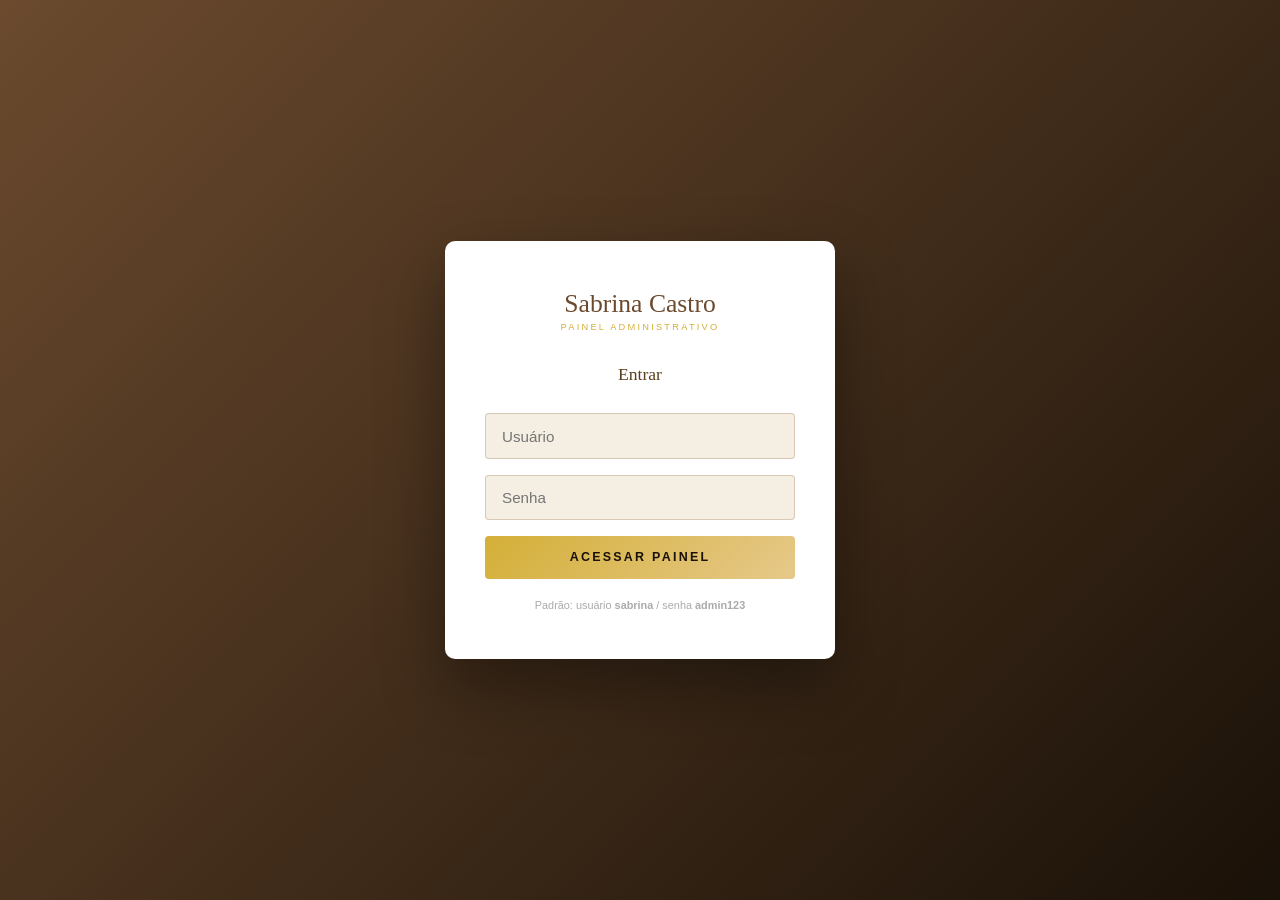
<file: admin.html>
<!DOCTYPE html>
<html lang="pt-BR">
<head>
  <meta charset="UTF-8"/>
  <meta name="viewport" content="width=device-width, initial-scale=1.0"/>
  <title>Admin – Sabrina Castro</title>
  <link rel="stylesheet" href="./css/admin.css"/>
</head>
<body>

<!-- LOGIN -->
<div id="login-screen">
  <div class="login-box">
    <div class="login-logo">Sabrina Castro</div>
    <div class="login-sub">Painel Administrativo</div>
    <div class="login-title">Entrar</div>
    <input type="text" id="l-user" placeholder="Usuário" autocomplete="username"/>
    <input type="password" id="l-pass" placeholder="Senha" autocomplete="current-password"/>
    <button class="login-btn" onclick="doLogin()">Acessar painel</button>
    <p id="login-error">❌ Usuário ou senha incorretos</p>
    <p class="login-hint">Padrão: usuário <strong>sabrina</strong> / senha <strong>admin123</strong></p>
  </div>
</div>

<!-- ADMIN APP -->
<div id="admin-app">
  <div class="admin-wrap">

    <!-- SIDEBAR -->
    <aside class="sidebar">
      <div class="sidebar-brand">
        <div class="s-nome" id="sb-nome">Sabrina Castro</div>
        <div class="s-prof">Painel Admin</div>
      </div>
      <nav class="sidebar-menu">
        <div class="menu-group-label">Conteúdo</div>
        <button class="menu-btn active" onclick="goTab('identidade',this)"><span class="menu-icon">👤</span> Identidade</button>
        <button class="menu-btn" onclick="goTab('servicos',this)"><span class="menu-icon">✨</span> Serviços & Preços</button>
        <button class="menu-btn" onclick="goTab('fotos',this)"><span class="menu-icon">🖼️</span> Fotos & Galeria</button>
        <button class="menu-btn" onclick="goTab('horarios',this)"><span class="menu-icon">📅</span> Horários</button>
        <button class="menu-btn" onclick="goTab('cupons',this)"><span class="menu-icon">🏷️</span> Cupons</button>
        <div class="menu-group-label">Aparência</div>
        <button class="menu-btn" onclick="goTab('cores',this)"><span class="menu-icon">🎨</span> Cores do Site</button>
        <button class="menu-btn" onclick="goTab('navegacao',this)"><span class="menu-icon">🔗</span> Navegação / Abas</button>
        <div class="menu-group-label">Configurações</div>
        <button class="menu-btn" onclick="goTab('contato',this)"><span class="menu-icon">📞</span> Contato & Links</button>
        <button class="menu-btn" onclick="goTab('senha',this)"><span class="menu-icon">🔒</span> Alterar Senha</button>
      </nav>
      <div class="sidebar-footer">
        <button class="logout-btn" onclick="doLogout()">🚪 Sair</button>
      </div>
    </aside>

    <!-- MAIN -->
    <main class="main-content">

      <!-- ═══ IDENTIDADE ═══ -->
      <div id="tab-identidade" class="tab-panel active">
        <div class="main-header"><h1>Identidade</h1><p>Nome, bio, localização e textos do site.</p></div>
        <div class="stats-row">
          <div class="stat-tile"><div class="n" id="st-servicos">3</div><div class="l">Serviços ativos</div></div>
          <div class="stat-tile"><div class="n" id="st-fotos">0</div><div class="l">Fotos</div></div>
          <div class="stat-tile"><div class="n" id="st-cupons">0</div><div class="l">Cupons ativos</div></div>
          <div class="stat-tile"><div class="n" id="st-dias">5</div><div class="l">Dias de atendimento</div></div>
        </div>
        <div class="card">
          <div class="card-header"><h2>👤 Dados principais</h2></div>
          <div class="field-row">
            <div class="field"><label>Nome completo</label><input type="text" id="i-nome" placeholder="Sabrina Castro"/></div>
            <div class="field"><label>Profissão / subtítulo</label><input type="text" id="i-prof" placeholder="Designer de Sobrancelhas"/></div>
          </div>
          <div class="field-row">
            <div class="field"><label>Frase do Hero (topo)</label><input type="text" id="i-hero-frase" placeholder="Arte em cada fio"/></div>
            <div class="field"><label>Cidade / Estado</label><input type="text" id="i-cidade" placeholder="Joinville, SC"/></div>
          </div>
          <div class="field"><label>Subtítulo do Hero</label><textarea id="i-hero-sub" rows="2"></textarea></div>
          <div class="field"><label>Endereço (enviado após agendamento)</label><input type="text" id="i-endereco"/></div>
        </div>
        <div class="card">
          <div class="card-header"><h2>📝 Biografia</h2></div>
          <div class="field"><label>Bio curta (home)</label><textarea id="i-bio-curta" rows="3"></textarea></div>
          <div class="field"><label>Bio completa (portfólio)</label><textarea id="i-bio-longa" rows="5"></textarea></div>
        </div>
        <div class="btn-row">
          <button class="btn-save" onclick="salvarIdentidade()">💾 Salvar identidade</button>
          <a href="index.html" target="_blank"><button class="btn-preview">👁 Ver site</button></a>
        </div>
      </div>

      <!-- ═══ SERVIÇOS ═══ -->
      <div id="tab-servicos" class="tab-panel">
        <div class="main-header"><h1>Serviços & Preços</h1><p>Adicione, edite ou remova serviços. O site se atualiza automaticamente.</p></div>
        <div id="svc-lista"></div>
        <div class="btn-row">
          <button class="btn-add" onclick="addServico()">＋ Adicionar serviço</button>
          <button class="btn-save" onclick="salvarServicos()">💾 Salvar serviços</button>
        </div>
      </div>

      <!-- ═══ FOTOS ═══ -->
      <div id="tab-fotos" class="tab-panel">
        <div class="main-header"><h1>Fotos & Galeria</h1><p>Adicione fotos, defina o tipo (hero, sobre, galeria) e arraste para reordenar.</p></div>
        <div class="card">
          <div class="card-header"><h2>📂 Gerenciar fotos</h2><button class="btn-add" onclick="addFoto()">＋ Adicionar foto</button></div>
          <div class="info-box" style="margin-bottom:1.25rem">
            <strong>Como funciona:</strong> Clique em "Adicionar foto" → escolha a imagem → defina o nome e o tipo:<br/>
            • <strong>hero</strong> = fundo da tela inicial<br/>
            • <strong>sobre</strong> = foto do card "Sobre mim"<br/>
            • <strong>galeria</strong> = aparece na galeria do portfólio<br/>
            • <strong>serviço</strong> = foto de um procedimento específico (informe o slug)
          </div>
          <div class="foto-grid" id="foto-grid"></div>
        </div>
        <div class="btn-row">
          <button class="btn-save" onclick="salvarFotos()">💾 Salvar fotos</button>
        </div>
      </div>

      <!-- ═══ HORÁRIOS ═══ -->
      <div id="tab-horarios" class="tab-panel">
        <div class="main-header"><h1>Horários de Atendimento</h1><p>Ative ou desative dias e ajuste horários.</p></div>
        <div class="card">
          <div class="card-header"><h2>📅 Dias & horários</h2></div>
          <div id="hora-lista"></div>
        </div>
        <div class="btn-row"><button class="btn-save" onclick="salvarHorarios()">💾 Salvar horários</button></div>
      </div>

      <!-- ═══ CUPONS ═══ -->
      <div id="tab-cupons" class="tab-panel">
        <div class="main-header"><h1>Cupons de Desconto</h1><p>Crie e gerencie códigos de desconto.</p></div>
        <div class="card">
          <div class="card-header"><h2>🏷️ Cupons</h2></div>
          <div style="display:grid;grid-template-columns:1fr 100px 60px 40px;gap:.75rem;margin-bottom:.5rem;padding:0 .25rem">
            <span style="font-size:.62rem;letter-spacing:.12em;text-transform:uppercase;color:#8C6239">Código</span>
            <span style="font-size:.62rem;letter-spacing:.12em;text-transform:uppercase;color:#8C6239">Desconto</span>
            <span style="font-size:.62rem;letter-spacing:.12em;text-transform:uppercase;color:#8C6239">Ativo</span>
            <span></span>
          </div>
          <div id="cupom-lista"></div>
          <button class="btn-add" style="margin-top:.75rem" onclick="addCupom()">＋ Novo cupom</button>
        </div>
        <div class="btn-row"><button class="btn-save" onclick="salvarCupons()">💾 Salvar cupons</button></div>
      </div>

      <!-- ═══ CORES ═══ -->
      <div id="tab-cores" class="tab-panel">
        <div class="main-header"><h1>Cores do Site</h1><p>Personalize completamente as cores. Clique na cor para abrir o seletor.</p></div>
        <div class="card">
          <div class="card-header"><h2>🎨 Paleta de cores</h2></div>
          <div class="field-row">
            <div class="field"><label>Cor primária (marrom)</label><div class="color-field"><input type="color" id="c-primaria" oninput="syncColor(this,'c-primaria-hex')"/><input type="text" id="c-primaria-hex" oninput="syncHex(this,'c-primaria')" maxlength="7"/></div></div>
            <div class="field"><label>Cor secundária</label><div class="color-field"><input type="color" id="c-secundaria" oninput="syncColor(this,'c-secundaria-hex')"/><input type="text" id="c-secundaria-hex" oninput="syncHex(this,'c-secundaria')" maxlength="7"/></div></div>
          </div>
          <div class="field-row">
            <div class="field"><label>Destaque (dourado)</label><div class="color-field"><input type="color" id="c-destaque" oninput="syncColor(this,'c-destaque-hex')"/><input type="text" id="c-destaque-hex" oninput="syncHex(this,'c-destaque')" maxlength="7"/></div></div>
            <div class="field"><label>Destaque claro</label><div class="color-field"><input type="color" id="c-destaqueClaro" oninput="syncColor(this,'c-destaqueClaro-hex')"/><input type="text" id="c-destaqueClaro-hex" oninput="syncHex(this,'c-destaqueClaro')" maxlength="7"/></div></div>
          </div>
          <div class="field-row">
            <div class="field"><label>Fundo claro</label><div class="color-field"><input type="color" id="c-fundo" oninput="syncColor(this,'c-fundo-hex')"/><input type="text" id="c-fundo-hex" oninput="syncHex(this,'c-fundo')" maxlength="7"/></div></div>
            <div class="field"><label>Fundo médio</label><div class="color-field"><input type="color" id="c-fundoMedio" oninput="syncColor(this,'c-fundoMedio-hex')"/><input type="text" id="c-fundoMedio-hex" oninput="syncHex(this,'c-fundoMedio')" maxlength="7"/></div></div>
          </div>
          <div class="field-row">
            <div class="field"><label>Cor escura (fundo footer)</label><div class="color-field"><input type="color" id="c-escuro" oninput="syncColor(this,'c-escuro-hex')"/><input type="text" id="c-escuro-hex" oninput="syncHex(this,'c-escuro')" maxlength="7"/></div></div>
            <div class="field"><label>Texto principal</label><div class="color-field"><input type="color" id="c-textoPrincipal" oninput="syncColor(this,'c-textoPrincipal-hex')"/><input type="text" id="c-textoPrincipal-hex" oninput="syncHex(this,'c-textoPrincipal')" maxlength="7"/></div></div>
          </div>
          <div class="field"><label>Texto médio</label><div class="color-field" style="max-width:340px"><input type="color" id="c-textoMedio" oninput="syncColor(this,'c-textoMedio-hex')"/><input type="text" id="c-textoMedio-hex" oninput="syncHex(this,'c-textoMedio')" maxlength="7"/></div></div>
          <div class="palette-preview" id="palette-preview"></div>
        </div>
        <div class="card" style="background:#fffbe6;border-color:rgba(212,175,55,.35)">
          <div class="card-header"><h2>🔄 Paletas prontas</h2></div>
          <div style="display:flex;gap:.75rem;flex-wrap:wrap">
            <button class="btn-add" onclick="aplicarPaleta('original')">Marrom & Dourado (original)</button>
            <button class="btn-add" onclick="aplicarPaleta('rosa')">Rosa & Nude</button>
            <button class="btn-add" onclick="aplicarPaleta('preto')">Preto & Dourado</button>
            <button class="btn-add" onclick="aplicarPaleta('verde')">Verde & Bege</button>
            <button class="btn-add" onclick="aplicarPaleta('roxo')">Roxo & Rose Gold</button>
          </div>
        </div>
        <div class="btn-row">
          <button class="btn-save" onclick="salvarCores()">💾 Salvar cores</button>
          <button class="btn-preview" onclick="previewCores()">👁 Pré-visualizar</button>
        </div>
      </div>

      <!-- ═══ NAVEGAÇÃO ═══ -->
      <div id="tab-navegacao" class="tab-panel">
        <div class="main-header"><h1>Navegação / Abas</h1><p>Adicione, remova ou renomeie as abas do menu. Você pode criar páginas novas.</p></div>
        <div class="card">
          <div class="card-header"><h2>🔗 Itens do menu</h2></div>
          <div style="display:grid;grid-template-columns:1fr 1fr 1fr 80px 80px 40px;gap:.75rem;margin-bottom:.5rem;padding:0 .25rem">
            <span style="font-size:.62rem;letter-spacing:.1em;text-transform:uppercase;color:#8C6239">Label</span>
            <span style="font-size:.62rem;letter-spacing:.1em;text-transform:uppercase;color:#8C6239">Arquivo (href)</span>
            <span style="font-size:.62rem;letter-spacing:.1em;text-transform:uppercase;color:#8C6239">Visível</span>
            <span style="font-size:.62rem;letter-spacing:.1em;text-transform:uppercase;color:#8C6239">Destaque</span>
            <span></span>
          </div>
          <div id="nav-lista"></div>
          <button class="btn-add" style="margin-top:.75rem" onclick="addAba()">＋ Nova aba</button>
        </div>
        <div class="btn-row"><button class="btn-save" onclick="salvarNavegacao()">💾 Salvar navegação</button></div>
      </div>

      <!-- ═══ CONTATO ═══ -->
      <div id="tab-contato" class="tab-panel">
        <div class="main-header"><h1>Contato & Links</h1><p>WhatsApp, e-mail e redes sociais.</p></div>
        <div class="card">
          <div class="card-header"><h2>📞 WhatsApp</h2></div>
          <div class="field-row">
            <div class="field"><label>Número (com DDI, sem espaços)</label><input type="tel" id="ct-wpp" placeholder="5547999999999"/></div>
            <div class="field"><label>Mensagem padrão</label><input type="text" id="ct-wpp-msg" placeholder="Olá! Gostaria de agendar."/></div>
          </div>
        </div>
        <div class="card">
          <div class="card-header"><h2>📧 Notificações por E-mail (EmailJS)</h2></div>
          <div class="field-row-3">
            <div class="field"><label>Public Key</label><input type="text" id="ct-ejs-key" placeholder="sua_public_key"/></div>
            <div class="field"><label>Service ID</label><input type="text" id="ct-ejs-svc" placeholder="seu_service_id"/></div>
            <div class="field"><label>Template ID</label><input type="text" id="ct-ejs-tmpl" placeholder="seu_template_id"/></div>
          </div>
          <div class="info-box">
            Crie conta grátis em <strong>emailjs.com</strong> → conecte seu Gmail → crie um template → cole as credenciais acima. Você receberá um e-mail a cada agendamento.
          </div>
        </div>
        <div class="card">
          <div class="card-header"><h2>📱 Redes Sociais</h2></div>
          <div class="field-row">
            <div class="field"><label>Instagram (URL completa)</label><input type="url" id="ct-ig" placeholder="https://instagram.com/seuuser"/></div>
            <div class="field"><label>TikTok (URL completa)</label><input type="url" id="ct-tt" placeholder="https://tiktok.com/@seuuser"/></div>
          </div>
        </div>
        <div class="btn-row"><button class="btn-save" onclick="salvarContato()">💾 Salvar configurações</button></div>
      </div>

      <!-- ═══ SENHA ═══ -->
      <div id="tab-senha" class="tab-panel">
        <div class="main-header"><h1>Alterar Senha</h1><p>Troque a senha de acesso ao painel.</p></div>
        <div class="card" style="max-width:420px">
          <div class="card-header"><h2>🔒 Nova senha</h2></div>
          <div class="field"><label>Senha atual</label><input type="password" id="s-atual"/></div>
          <div class="field"><label>Nova senha</label><input type="password" id="s-nova"/></div>
          <div class="field"><label>Confirmar nova senha</label><input type="password" id="s-conf"/></div>
          <div class="btn-row"><button class="btn-save" onclick="alterarSenha()">🔒 Alterar senha</button></div>
        </div>
      </div>

    </main>
  </div>
</div>

<div id="toast"></div>

<script src="./js/dados.js"></script>
<script>
// ================================================================
// ADMIN.JS — lógica completa do painel
// ================================================================

const AUTH_KEY = 'sabrina_admin_auth_v2';
let D = getDados();

// ── AUTH ──────────────────────────────────────────────────────
function doLogin() {
  const u = document.getElementById('l-user').value.trim();
  const p = document.getElementById('l-pass').value;
  if (u === D.auth.user && p === D.auth.pass) {
    localStorage.setItem(AUTH_KEY, '1');
    document.getElementById('login-screen').style.display = 'none';
    document.getElementById('admin-app').style.display = 'block';
    initAdmin();
  } else {
    document.getElementById('login-error').style.display = 'block';
  }
}
function doLogout() { localStorage.removeItem(AUTH_KEY); location.reload(); }
document.getElementById('l-pass').addEventListener('keydown', e => { if (e.key==='Enter') doLogin(); });
if (localStorage.getItem(AUTH_KEY)==='1') {
  document.getElementById('login-screen').style.display='none';
  document.getElementById('admin-app').style.display='block';
  document.addEventListener('DOMContentLoaded', initAdmin);
}

// ── TABS ──────────────────────────────────────────────────────
function goTab(name, btn) {
  document.querySelectorAll('.tab-panel').forEach(p=>p.classList.remove('active'));
  document.querySelectorAll('.menu-btn').forEach(b=>b.classList.remove('active'));
  document.getElementById('tab-'+name).classList.add('active');
  if (btn) btn.classList.add('active');
}

// ── INIT ──────────────────────────────────────────────────────
function initAdmin() {
  D = getDados();
  fillIdentidade();
  renderServicos();
  renderFotos();
  renderHorarios();
  renderCupons();
  fillCores();
  renderNavegacao();
  fillContato();
  updateStats();
  document.getElementById('sb-nome').textContent = D.identidade.nome;
}

function updateStats() {
  document.getElementById('st-servicos').textContent = D.servicos.filter(s=>s.ativo).length;
  document.getElementById('st-fotos').textContent    = D.fotos.length;
  document.getElementById('st-cupons').textContent   = D.cupons.filter(c=>c.ativo).length;
  document.getElementById('st-dias').textContent     = D.horarios.filter(h=>h.ativo).length;
}

// ── IDENTIDADE ────────────────────────────────────────────────
function fillIdentidade() {
  const i = D.identidade;
  document.getElementById('i-nome').value       = i.nome;
  document.getElementById('i-prof').value       = i.profissao;
  document.getElementById('i-hero-frase').value = i.heroFrase;
  document.getElementById('i-hero-sub').value   = i.heroSub;
  document.getElementById('i-cidade').value     = i.cidade;
  document.getElementById('i-endereco').value   = i.endereco;
  document.getElementById('i-bio-curta').value  = i.bioCurta;
  document.getElementById('i-bio-longa').value  = i.bioLonga;
}
function salvarIdentidade() {
  D.identidade = {
    nome:      document.getElementById('i-nome').value.trim(),
    profissao: document.getElementById('i-prof').value.trim(),
    heroFrase: document.getElementById('i-hero-frase').value.trim(),
    heroSub:   document.getElementById('i-hero-sub').value.trim(),
    cidade:    document.getElementById('i-cidade').value.trim(),
    endereco:  document.getElementById('i-endereco').value.trim(),
    bioCurta:  document.getElementById('i-bio-curta').value.trim(),
    bioLonga:  document.getElementById('i-bio-longa').value.trim(),
  };
  setDados(D);
  document.getElementById('sb-nome').textContent = D.identidade.nome;
  toast('✅ Identidade salva!','success');
}

// ── SERVIÇOS ──────────────────────────────────────────────────
function renderServicos() {
  const el = document.getElementById('svc-lista');
  el.innerHTML = '';
  D.servicos.forEach((s,i) => {
    const div = document.createElement('div');
    div.className = 'svc-editor';
    div.innerHTML = `
      <div class="svc-editor-head">
        <span class="svc-editor-title">${s.emoji} ${s.nome}</span>
        <button class="btn-danger" onclick="delServico(${i})">Remover</button>
      </div>
      <div class="field-row">
        <div class="field"><label>Emoji</label><input type="text" value="${s.emoji}" oninput="D.servicos[${i}].emoji=this.value;this.closest('.svc-editor').querySelector('.svc-editor-title').textContent=this.value+' '+D.servicos[${i}].nome" style="font-size:1.4rem"/></div>
        <div class="field"><label>Nome</label><input type="text" value="${s.nome}" oninput="D.servicos[${i}].nome=this.value;this.closest('.svc-editor').querySelector('.svc-editor-title').textContent=D.servicos[${i}].emoji+' '+this.value"/></div>
      </div>
      <div class="field"><label>Slug (identificador único, sem espaços)</label><input type="text" value="${s.slug}" oninput="D.servicos[${i}].slug=this.value.toLowerCase().replace(/\s+/g,'_')"/></div>
      <div class="field"><label>Descrição</label><textarea oninput="D.servicos[${i}].desc=this.value">${s.desc}</textarea></div>
      <div class="field-row-3">
        <div class="field"><label>Preço normal (R$)</label><input type="number" value="${s.preco}" oninput="D.servicos[${i}].preco=+this.value"/></div>
        <div class="field"><label>Preço promocional (R$)</label><input type="number" value="${s.precoPromo}" oninput="D.servicos[${i}].precoPromo=+this.value"/></div>
        <div class="field"><label>Mostrar promoção?</label>
          <select onchange="D.servicos[${i}].temPromo=this.value==='true'">
            <option value="true" ${s.temPromo?'selected':''}>✅ Sim</option>
            <option value="false" ${!s.temPromo?'selected':''}>❌ Não</option>
          </select>
        </div>
      </div>
      <div class="field"><label>Foto do serviço (URL ou base64 — carregue na aba Fotos)</label><input type="text" value="${s.foto||''}" oninput="D.servicos[${i}].foto=this.value" placeholder="Deixe em branco para usar o emoji"/></div>
      <div class="toggle-row">
        <label class="toggle"><input type="checkbox" ${s.ativo?'checked':''} onchange="D.servicos[${i}].ativo=this.checked;updateStats()"/><span class="toggle-track"></span></label>
        <span>Serviço visível no site</span>
      </div>`;
    el.appendChild(div);
  });
}
function addServico() {
  D.servicos.push({ id:Date.now(), slug:`servico_${D.servicos.length+1}`, emoji:'✨', nome:'Novo Serviço', desc:'Descrição do serviço...', preco:50, precoPromo:45, temPromo:true, ativo:true, foto:'' });
  renderServicos();
}
function delServico(i) {
  if (!confirm('Remover este serviço?')) return;
  D.servicos.splice(i,1);
  renderServicos();
  updateStats();
}
function salvarServicos() { setDados(D); updateStats(); toast('✅ Serviços salvos!','success'); }

// ── FOTOS ─────────────────────────────────────────────────────
function renderFotos() {
  const grid = document.getElementById('foto-grid');
  grid.innerHTML = '';
  D.fotos.forEach((f,i) => {
    const card = document.createElement('div');
    card.className = 'foto-card';
    card.innerHTML = `
      <img class="foto-preview loaded" src="${f.src}" alt="${f.nome}"/>
      <button class="del-foto" onclick="delFoto(${i})">✕</button>
      <input class="foto-nome" type="text" value="${f.nome||''}" placeholder="Nome/legenda" oninput="D.fotos[${i}].nome=this.value"/>
      <div class="field"><label style="font-size:.62rem">Tipo</label>
        <select oninput="D.fotos[${i}].tipo=this.value">
          <option value="galeria" ${f.tipo==='galeria'?'selected':''}>Galeria (portfólio)</option>
          <option value="hero"    ${f.tipo==='hero'?'selected':''}>Hero (tela inicial)</option>
          <option value="sobre"   ${f.tipo==='sobre'?'selected':''}>Sobre mim</option>
          <option value="servico" ${f.tipo==='servico'?'selected':''}>Foto de serviço</option>
        </select>
      </div>
      <p style="font-size:.68rem;color:#8C6239;margin-top:.25rem">Se tipo = serviço, cole o slug no campo abaixo:</p>
      <input class="foto-nome" type="text" value="${f.slug||''}" placeholder="slug do serviço (ex: design_henna)" oninput="D.fotos[${i}].slug=this.value" style="margin-top:.25rem"/>`;
    grid.appendChild(card);
  });
  updateStats();
}
function addFoto() {
  const input = document.createElement('input');
  input.type = 'file'; input.accept = 'image/*'; input.multiple = true;
  input.onchange = e => {
    Array.from(e.target.files).forEach(file => {
      const reader = new FileReader();
      reader.onload = ev => {
        D.fotos.push({ src: ev.target.result, nome: file.name.replace(/\.[^.]+$/,''), tipo: 'galeria', slug: '' });
        renderFotos();
      };
      reader.readAsDataURL(file);
    });
  };
  input.click();
}
function delFoto(i) {
  if (!confirm('Remover esta foto?')) return;
  D.fotos.splice(i,1);
  renderFotos();
}
function salvarFotos() {
  // Sincroniza fotos de serviço
  D.fotos.filter(f=>f.tipo==='servico'&&f.slug).forEach(f=>{
    const svc = D.servicos.find(s=>s.slug===f.slug);
    if (svc) svc.foto = f.src;
  });
  setDados(D);
  updateStats();
  toast('✅ Fotos salvas!','success');
}

// ── HORÁRIOS ──────────────────────────────────────────────────
function renderHorarios() {
  const el = document.getElementById('hora-lista');
  el.innerHTML = '';
  D.horarios.forEach((h,i) => {
    el.innerHTML += `
      <div class="hora-row">
        <span class="dia-label">${h.dia}</span>
        <input type="time" value="${h.open}"  onchange="D.horarios[${i}].open=this.value"/>
        <input type="time" value="${h.close}" onchange="D.horarios[${i}].close=this.value"/>
        <div class="toggle-row">
          <label class="toggle"><input type="checkbox" ${h.ativo?'checked':''} onchange="D.horarios[${i}].ativo=this.checked;updateStats()"/><span class="toggle-track"></span></label>
        </div>
      </div>`;
  });
}
function salvarHorarios() { setDados(D); updateStats(); toast('✅ Horários salvos!','success'); }

// ── CUPONS ────────────────────────────────────────────────────
function renderCupons() {
  const el = document.getElementById('cupom-lista');
  el.innerHTML = '';
  D.cupons.forEach((c,i) => {
    el.innerHTML += `
      <div class="cupom-row">
        <input class="code" type="text" value="${c.codigo}" placeholder="CODIGO" oninput="D.cupons[${i}].codigo=this.value.toUpperCase();this.value=this.value.toUpperCase()"/>
        <input type="number" value="${c.pct}" min="1" max="99" oninput="D.cupons[${i}].pct=+this.value" style="text-align:center"/>
        <div class="toggle-row" style="justify-content:center">
          <label class="toggle"><input type="checkbox" ${c.ativo?'checked':''} onchange="D.cupons[${i}].ativo=this.checked;updateStats()"/><span class="toggle-track"></span></label>
        </div>
        <button class="btn-danger" style="padding:.4rem .55rem;font-size:.75rem" onclick="delCupom(${i})">✕</button>
      </div>`;
  });
  updateStats();
}
function addCupom() { D.cupons.push({codigo:'',pct:10,ativo:true}); renderCupons(); }
function delCupom(i) { D.cupons.splice(i,1); renderCupons(); }
function salvarCupons() { setDados(D); updateStats(); toast('✅ Cupons salvos!','success'); }

// ── CORES ─────────────────────────────────────────────────────
const CAMPOS_COR = ['primaria','secundaria','destaque','destaqueClaro','fundo','fundoMedio','escuro','textoPrincipal','textoMedio'];
const PALETAS = {
  original: { primaria:'#6B4A2E', secundaria:'#8C6239', destaque:'#D4AF37', destaqueClaro:'#E6C98A', fundo:'#F5EFE3', fundoMedio:'#EADBC1', escuro:'#1a1108', textoPrincipal:'#2e1f0d', textoMedio:'#5a3e1b' },
  rosa:     { primaria:'#8B4A62', secundaria:'#A6617D', destaque:'#E8A4B8', destaqueClaro:'#F2C8D6', fundo:'#FDF5F7', fundoMedio:'#F5E0E7', escuro:'#2d1020', textoPrincipal:'#3d1a2a', textoMedio:'#7a3d55' },
  preto:    { primaria:'#1a1a1a', secundaria:'#333333', destaque:'#D4AF37', destaqueClaro:'#E6C98A', fundo:'#F8F8F5', fundoMedio:'#EDEDEA', escuro:'#0a0a0a', textoPrincipal:'#111111', textoMedio:'#444444' },
  verde:    { primaria:'#3D5A40', secundaria:'#567A5A', destaque:'#A8C5A0', destaqueClaro:'#C8DCC4', fundo:'#F4F8F3', fundoMedio:'#E4EDDF', escuro:'#1a2e1c', textoPrincipal:'#1f3322', textoMedio:'#4a6b50' },
  roxo:     { primaria:'#5C3370', secundaria:'#7B4A93', destaque:'#C9A0B8', destaqueClaro:'#E2C8D8', fundo:'#FAF5FC', fundoMedio:'#F0E5F5', escuro:'#200a2e', textoPrincipal:'#2e0f42', textoMedio:'#6b3d80' },
};
function fillCores() {
  const c = D.cores;
  CAMPOS_COR.forEach(k => {
    const col = document.getElementById('c-'+k);
    const hex = document.getElementById('c-'+k+'-hex');
    if (col) col.value = c[k] || '#000000';
    if (hex) hex.value = c[k] || '#000000';
  });
  atualizarPaletaPreview();
}
function syncColor(input, hexId) {
  document.getElementById(hexId).value = input.value;
  const key = input.id.replace('c-','');
  D.cores[key] = input.value;
  atualizarPaletaPreview();
}
function syncHex(input, colorId) {
  const v = input.value;
  if (/^#[0-9A-Fa-f]{6}$/.test(v)) {
    document.getElementById(colorId).value = v;
    const key = colorId.replace('c-','');
    D.cores[key] = v;
    atualizarPaletaPreview();
  }
}
function aplicarPaleta(nome) {
  const p = PALETAS[nome];
  if (!p) return;
  Object.assign(D.cores, p);
  fillCores();
  toast('🎨 Paleta aplicada! Clique em Salvar cores.','info');
}
function atualizarPaletaPreview() {
  const prev = document.getElementById('palette-preview');
  if (!prev) return;
  const labels = ['Primária','Secundária','Destaque','Dest. Claro','Fundo','F. Médio','Escuro','Texto','T. Médio'];
  prev.innerHTML = '';
  CAMPOS_COR.forEach((k,i) => {
    const cor = D.cores[k] || '#ccc';
    prev.innerHTML += `<div class="palette-swatch" style="background:${cor}" title="${labels[i]}">${labels[i].substring(0,4)}</div>`;
  });
}
function previewCores() {
  aplicarCores(D.cores);
  toast('👁 Prévia aplicada nesta página!','info');
}
function aplicarCores(c) {
  if (!c) return;
  const r = document.documentElement.style;
  r.setProperty('--marrom',    c.primaria      || '#6B4A2E');
  r.setProperty('--marrom2',   c.secundaria    || '#8C6239');
  r.setProperty('--gold',      c.destaque      || '#D4AF37');
  r.setProperty('--gold-soft', c.destaqueClaro || '#E6C98A');
  r.setProperty('--bege-claro',c.fundo         || '#F5EFE3');
  r.setProperty('--bege',      c.fundoMedio    || '#EADBC1');
  r.setProperty('--dark',      c.escuro        || '#1a1108');
  r.setProperty('--text',      c.textoPrincipal|| '#2e1f0d');
  r.setProperty('--text-mid',  c.textoMedio    || '#5a3e1b');
}
function salvarCores() { setDados(D); aplicarCores(D.cores); toast('✅ Cores salvas!','success'); }

// ── NAVEGAÇÃO ─────────────────────────────────────────────────
function renderNavegacao() {
  const el = document.getElementById('nav-lista');
  el.innerHTML = '';
  D.abas.forEach((a,i) => {
    const div = document.createElement('div');
    div.className = 'aba-editor';
    div.innerHTML = `
      <div><label>Label</label><input type="text" value="${a.label}" oninput="D.abas[${i}].label=this.value"/></div>
      <div><label>Arquivo (href)</label><input type="text" value="${a.href}" oninput="D.abas[${i}].href=this.value" placeholder="pagina.html"/></div>
      <div style="display:flex;flex-direction:column;gap:.75rem">
        <div class="toggle-row"><label class="toggle"><input type="checkbox" ${a.visivel?'checked':''} onchange="D.abas[${i}].visivel=this.checked"/><span class="toggle-track"></span></label><span style="font-size:.8rem">Visível</span></div>
        <div class="toggle-row"><label class="toggle"><input type="checkbox" ${a.destaque?'checked':''} onchange="D.abas[${i}].destaque=this.checked"/><span class="toggle-track"></span></label><span style="font-size:.8rem">Destaque</span></div>
      </div>
      <button class="btn-danger" style="padding:.4rem .55rem;font-size:.75rem;height:fit-content;align-self:center" onclick="delAba(${i})">✕</button>`;
    el.appendChild(div);
  });
}
function addAba()  { D.abas.push({id:'nova_'+Date.now(),label:'Nova Página',href:'nova.html',visivel:true,destaque:false}); renderNavegacao(); }
function delAba(i) { if(!confirm('Remover esta aba?'))return; D.abas.splice(i,1); renderNavegacao(); }
function salvarNavegacao() { setDados(D); toast('✅ Navegação salva!','success'); }

// ── CONTATO ───────────────────────────────────────────────────
function fillContato() {
  const c = D.contato;
  document.getElementById('ct-wpp').value     = c.whatsapp    || '';
  document.getElementById('ct-wpp-msg').value = c.wppMsg      || '';
  document.getElementById('ct-ejs-key').value = c.emailjsKey  || '';
  document.getElementById('ct-ejs-svc').value = c.emailjsSvc  || '';
  document.getElementById('ct-ejs-tmpl').value= c.emailjsTmpl || '';
  document.getElementById('ct-ig').value      = c.instagram   || '';
  document.getElementById('ct-tt').value      = c.tiktok      || '';
}
function salvarContato() {
  D.contato = {
    whatsapp:    document.getElementById('ct-wpp').value.trim(),
    wppMsg:      document.getElementById('ct-wpp-msg').value.trim(),
    emailjsKey:  document.getElementById('ct-ejs-key').value.trim(),
    emailjsSvc:  document.getElementById('ct-ejs-svc').value.trim(),
    emailjsTmpl: document.getElementById('ct-ejs-tmpl').value.trim(),
    instagram:   document.getElementById('ct-ig').value.trim(),
    tiktok:      document.getElementById('ct-tt').value.trim(),
  };
  setDados(D);
  toast('✅ Contato salvo!','success');
}

// ── SENHA ─────────────────────────────────────────────────────
function alterarSenha() {
  const atual = document.getElementById('s-atual').value;
  const nova  = document.getElementById('s-nova').value;
  const conf  = document.getElementById('s-conf').value;
  if (atual !== D.auth.pass)  { toast('❌ Senha atual incorreta','error'); return; }
  if (nova.length < 6)        { toast('❌ Senha nova muito curta (mín. 6 caracteres)','error'); return; }
  if (nova !== conf)          { toast('❌ As senhas não coincidem','error'); return; }
  D.auth.pass = nova;
  setDados(D);
  document.getElementById('s-atual').value = document.getElementById('s-nova').value = document.getElementById('s-conf').value = '';
  toast('✅ Senha alterada com sucesso!','success');
}

// ── TOAST ─────────────────────────────────────────────────────
function toast(msg, type='success') {
  const el = document.getElementById('toast');
  el.textContent = msg;
  el.className = 'show ' + type;
  setTimeout(() => { el.className=''; }, 3800);
}
</script>
</body>
</html>
</file>
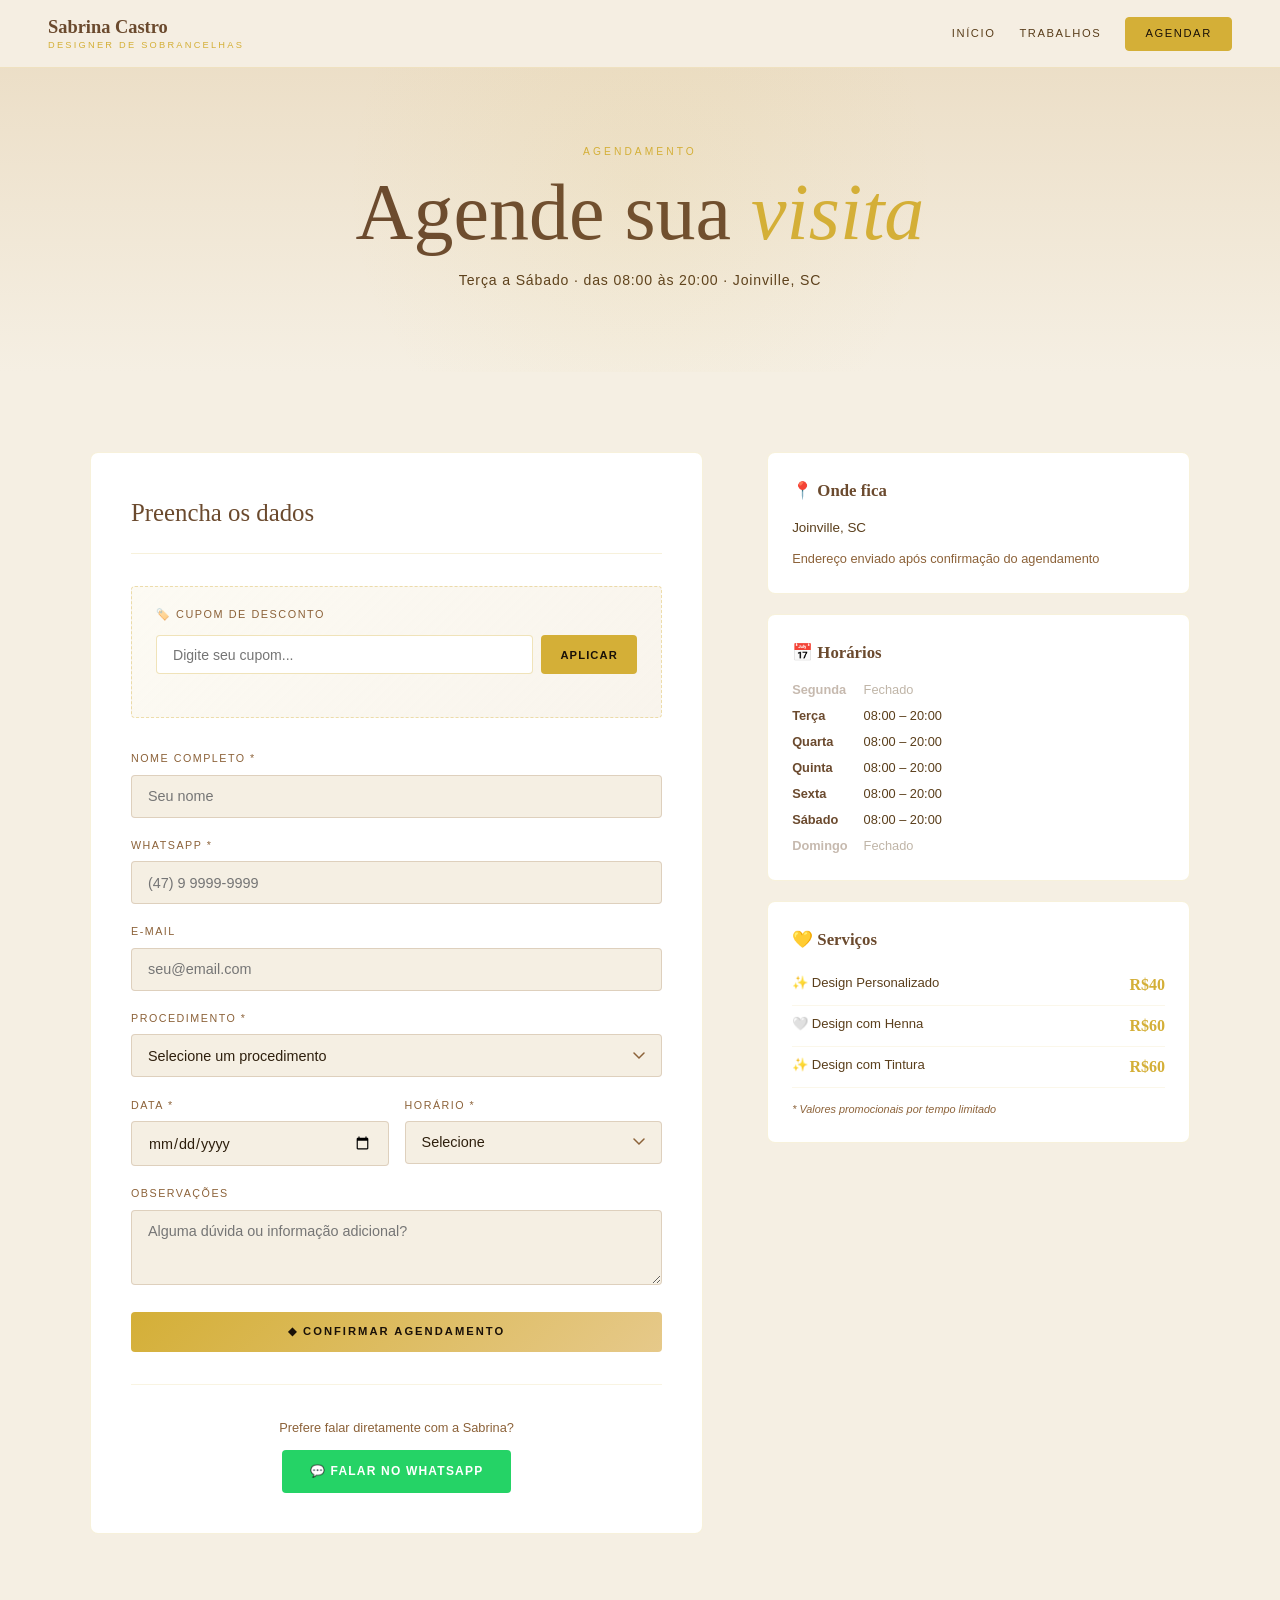
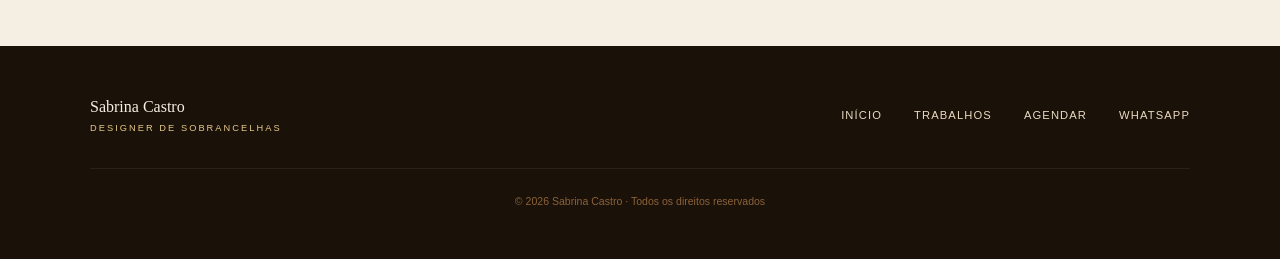
<file: agendamento.html>
<!DOCTYPE html>
<html lang="pt-BR">
<head>
  <meta charset="UTF-8"/>
  <meta name="viewport" content="width=device-width, initial-scale=1.0"/>
  <title>Agendamento – Sabrina Castro</title>
  <link rel="stylesheet" href="./css/global.css"/>
  <link rel="stylesheet" href="./css/agendamento.css"/>
</head>
<body>

<nav class="navbar">
  <a href="index.html" class="nav-brand">
    <span class="nome">Sabrina Castro</span>
    <span class="prof">Design de Sobrancelhas</span>
  </a>
  <div class="nav-links"></div>
</nav>

<header class="page-header">
  <span class="eyebrow center">Agendamento</span>
  <h1>Agende sua <em>visita</em></h1>
  <p id="header-horario">De terça a sábado · das 08h às 20h · Joinville, SC</p>
</header>

<section class="booking-section">
  <div class="booking-container">

    <!-- FORM -->
    <div class="form-card">
      <h2>Preencha os dados</h2>

      <div class="discount-bar">
        <label>🏷️ Cupom de desconto</label>
        <div class="discount-row">
          <input type="text" id="cupom-input" placeholder="Digite seu cupom..."/>
          <button id="apply-cupom">Aplicar</button>
        </div>
        <p id="discount-msg"></p>
      </div>

      <div class="field"><label>Nome completo *</label><input type="text" id="nome-input" placeholder="Seu nome"/></div>
      <div class="field"><label>WhatsApp *</label><input type="tel" id="tel-input" placeholder="(47) 9 9999-9999"/></div>
      <div class="field"><label>E-mail</label><input type="email" id="email-input" placeholder="seu@email.com"/></div>
      <div class="field"><label>Procedimento *</label><select id="servico-select"></select></div>
      <div class="field-row">
        <div class="field"><label>Data *</label><input type="date" id="data-input"/></div>
        <div class="field"><label>Horário *</label><select id="hora-select"></select></div>
      </div>
      <div class="field"><label>Observações</label><textarea id="obs-input" rows="3" placeholder="Alguma dúvida ou informação adicional?"></textarea></div>

      <div class="price-summary" id="price-summary" style="display:none">
        <div class="price-line"><span>Procedimento</span><span id="sum-proc">—</span></div>
        <div class="price-line"><span>Valor</span><span id="sum-preco">—</span></div>
        <div class="price-line desc-line" id="sum-desc-line" style="display:none"><span>Desconto</span><span id="sum-desc">—</span></div>
        <div class="price-line total"><span>Total</span><span id="sum-total">—</span></div>
      </div>

      <button class="btn btn-gold btn-full" id="confirm-btn">◆ Confirmar agendamento</button>

      <div class="wpp-alt">
        <p>Prefere falar diretamente com a Sabrina?</p>
        <a href="#" class="btn-wpp" id="wpp-fixo" target="_blank">💬 Falar no WhatsApp</a>
      </div>
    </div>

    <!-- INFO -->
    <div class="info-col">
      <div class="info-card">
        <h3>📍 Onde fica</h3>
        <p id="info-cidade">Joinville, SC</p>
        <p id="info-endereco" style="margin-top:.5rem;font-size:.8rem;color:var(--text-light)"></p>
      </div>
      <div class="info-card">
        <h3>📅 Horários</h3>
        <div class="sched-grid" id="sched-grid"></div>
      </div>
      <div class="info-card">
        <h3>💛 Serviços</h3>
        <div id="mini-svc-list"></div>
        <p class="info-note" id="promo-note">* Valores promocionais por tempo limitado</p>
      </div>
    </div>

  </div>
</section>

<!-- MODAL -->
<div class="modal-overlay" id="modal-overlay" style="display:none">
  <div class="modal-box">
    <div class="modal-icon">✦</div>
    <h3>Agendamento enviado!</h3>
    <p>Sabrina receberá uma notificação e entrará em contato para confirmar. Você também pode falar pelo WhatsApp:</p>
    <a href="#" class="btn btn-gold" id="modal-wpp" target="_blank">💬 Abrir WhatsApp</a>
    <br/>
    <button class="btn-text-link" id="modal-close">Fechar</button>
  </div>
</div>

<footer class="footer">
  <div class="footer-inner">
    <div class="footer-brand"><div class="nome">Sabrina Castro</div><div class="prof">Design de Sobrancelhas</div></div>
    <div class="footer-links"></div>
    <p class="footer-copy"></p>
  </div>
</footer>

<script src="./js/dados.js"></script>
<script src="./js/global.js"></script>
<script src="./js/agendamento.js"></script>
<script>
document.addEventListener('DOMContentLoaded', () => {
  const D = getDados();
  // Header
  const dias = D.horarios.filter(h=>h.ativo);
  if (dias.length) {
    document.getElementById('header-horario').textContent =
      `${dias[0].dia} a ${dias[dias.length-1].dia} · das ${dias[0].open} às ${dias[0].close} · ${D.identidade.cidade}`;
  }
  // Info
  document.getElementById('info-cidade').textContent   = D.identidade.cidade;
  document.getElementById('info-endereco').textContent = D.identidade.endereco;
  // WPP fixo
  document.getElementById('wpp-fixo').href = `https://wa.me/${D.contato.whatsapp}?text=${encodeURIComponent(D.contato.wppMsg)}`;
});
</script>
</body>
</html>
</file>
<file: css/admin.css>
/* ================================================================
   ADMIN.CSS — Painel Administrativo Sabrina Castro
   ================================================================ */

* { box-sizing: border-box; margin: 0; padding: 0; }
body { font-family: 'Segoe UI', Tahoma, Geneva, sans-serif; background: #f0ece4; color: #2e1f0d; min-height: 100vh; }
a { text-decoration: none; color: inherit; }
img { max-width: 100%; display: block; }

/* ===== LOGIN ===== */
#login-screen {
  position: fixed; inset: 0; z-index: 9999;
  background: linear-gradient(135deg, #6B4A2E 0%, #1a1108 100%);
  display: flex; align-items: center; justify-content: center;
}
.login-box {
  background: #fff; border-radius: 10px; padding: 3rem 2.5rem;
  width: 100%; max-width: 390px; text-align: center;
  box-shadow: 0 28px 64px rgba(0,0,0,.38);
}
.login-logo { font-family: Georgia, serif; font-size: 1.6rem; color: #6B4A2E; }
.login-sub  { font-size: .58rem; letter-spacing: .24em; text-transform: uppercase; color: #D4AF37; margin-top: 3px; margin-bottom: 2rem; }
.login-title{ font-family: Georgia, serif; font-size: 1.1rem; color: #5a3e1b; margin-bottom: 1.75rem; font-weight: 400; }
.login-box input {
  width: 100%; padding: .82rem 1rem; border: 1.5px solid rgba(140,98,57,.28);
  border-radius: 4px; font-size: .95rem; color: #2e1f0d; background: #F5EFE3;
  outline: none; margin-bottom: 1rem; transition: border-color .2s;
}
.login-box input:focus { border-color: #D4AF37; background: #fff; }
.login-btn {
  width: 100%; padding: .9rem; background: linear-gradient(135deg,#D4AF37,#E6C98A);
  border: none; border-radius: 4px; font-size: .78rem; letter-spacing: .18em;
  text-transform: uppercase; font-weight: 700; color: #1a1108; cursor: pointer; transition: filter .2s;
}
.login-btn:hover { filter: brightness(1.08); }
#login-error { color: #c0392b; font-size: .8rem; margin-top: .75rem; display: none; }
.login-hint  { font-size: .68rem; color: #aaa; margin-top: 1.25rem; }

/* ===== LAYOUT ===== */
#admin-app { display: none; }
.admin-wrap { display: grid; grid-template-columns: 250px 1fr; min-height: 100vh; }

/* SIDEBAR */
.sidebar {
  background: linear-gradient(180deg,#6B4A2E 0%,#1a1108 100%);
  display: flex; flex-direction: column; position: sticky; top: 0; height: 100vh; overflow-y: auto;
}
.sidebar-brand { padding: 2rem 1.5rem 1.5rem; border-bottom: 1px solid rgba(255,255,255,.1); }
.sidebar-brand .s-nome { font-family: Georgia, serif; font-size: 1.05rem; color: #F5EFE3; }
.sidebar-brand .s-prof { font-size: .55rem; letter-spacing: .2em; text-transform: uppercase; color: #E6C98A; margin-top: 2px; }

.sidebar-menu { padding: 1.25rem 0; flex: 1; }
.menu-group-label {
  font-size: .55rem; letter-spacing: .22em; text-transform: uppercase;
  color: rgba(234,219,193,.4); padding: .75rem 1.5rem .35rem; margin-top: .5rem;
}
.menu-btn {
  display: flex; align-items: center; gap: .75rem; padding: .78rem 1.5rem;
  font-size: .78rem; letter-spacing: .06em; color: rgba(234,219,193,.72);
  cursor: pointer; transition: all .2s; border-left: 3px solid transparent;
  background: none; border-right: none; border-top: none; border-bottom: none; width: 100%; text-align: left;
}
.menu-btn:hover { background: rgba(255,255,255,.07); color: #F5EFE3; }
.menu-btn.active { background: rgba(212,175,55,.16); color: #D4AF37; border-left-color: #D4AF37; }
.menu-icon { font-size: 1rem; width: 20px; text-align: center; flex-shrink: 0; }

.sidebar-footer { padding: 1.5rem; border-top: 1px solid rgba(255,255,255,.1); }
.logout-btn {
  width: 100%; padding: .7rem; background: rgba(192,57,43,.2); border: 1px solid rgba(192,57,43,.4);
  border-radius: 4px; color: #e74c3c; font-size: .7rem; letter-spacing: .12em;
  text-transform: uppercase; cursor: pointer; transition: all .2s;
}
.logout-btn:hover { background: rgba(192,57,43,.38); }

/* MAIN */
.main-content { padding: 2.5rem; overflow-y: auto; }
.tab-panel { display: none; }
.tab-panel.active { display: block; }

.main-header { margin-bottom: 2rem; }
.main-header h1 { font-family: Georgia, serif; font-size: 1.75rem; color: #6B4A2E; font-weight: 400; }
.main-header p  { font-size: .82rem; color: #8C6239; margin-top: .3rem; }

/* STATS ROW */
.stats-row { display: grid; grid-template-columns: repeat(4,1fr); gap: 1.25rem; margin-bottom: 2rem; }
.stat-tile {
  background: #fff; border-radius: 8px; padding: 1.4rem 1.5rem;
  border: 1px solid rgba(212,175,55,.15); text-align: center;
}
.stat-tile .n { font-family: Georgia, serif; font-size: 2.4rem; color: #D4AF37; line-height: 1; }
.stat-tile .l { font-size: .65rem; letter-spacing: .14em; text-transform: uppercase; color: #8C6239; margin-top: .3rem; }

/* CARDS */
.card {
  background: #fff; border-radius: 8px; padding: 2rem;
  margin-bottom: 1.5rem; border: 1px solid rgba(212,175,55,.15);
  box-shadow: 0 2px 12px rgba(107,74,46,.05);
}
.card-header {
  display: flex; align-items: center; justify-content: space-between;
  margin-bottom: 1.5rem; padding-bottom: .85rem; border-bottom: 1px solid rgba(212,175,55,.13);
}
.card-header h2 { font-family: Georgia, serif; font-size: 1.15rem; color: #6B4A2E; font-weight: 500; }

/* FIELDS */
.field  { margin-bottom: 1.2rem; }
.field label {
  display: block; font-size: .65rem; letter-spacing: .14em;
  text-transform: uppercase; color: #8C6239; margin-bottom: .42rem;
}
.field input, .field textarea, .field select {
  width: 100%; padding: .76rem 1rem; border: 1.5px solid rgba(140,98,57,.24);
  border-radius: 4px; font-size: .9rem; color: #2e1f0d; background: #F5EFE3;
  outline: none; transition: all .2s; font-family: inherit;
}
.field input:focus, .field textarea:focus, .field select:focus {
  border-color: #D4AF37; background: #fff;
}
.field textarea { resize: vertical; min-height: 80px; }
.field select { appearance: none; background-image: url("data:image/svg+xml,%3Csvg xmlns='http://www.w3.org/2000/svg' width='12' height='8'%3E%3Cpath d='M1 1l5 5 5-5' stroke='%238C6239' stroke-width='1.5' fill='none' stroke-linecap='round'/%3E%3C/svg%3E"); background-repeat: no-repeat; background-position: right .85rem center; padding-right: 2.2rem; cursor: pointer; }
.field-row { display: grid; grid-template-columns: 1fr 1fr; gap: 1rem; }
.field-row-3 { display: grid; grid-template-columns: 1fr 1fr 1fr; gap: 1rem; }

/* COLOR FIELD */
.color-field { display: flex; align-items: center; gap: .75rem; }
.color-field input[type=color] {
  width: 44px; height: 44px; padding: 2px; border-radius: 4px;
  border: 1.5px solid rgba(140,98,57,.24); cursor: pointer; background: none;
}
.color-field input[type=text] { flex: 1; font-family: monospace; letter-spacing: .06em; }

/* BUTTONS */
.btn-save {
  padding: .72rem 2rem; background: linear-gradient(135deg,#D4AF37,#E6C98A);
  border: none; border-radius: 4px; font-size: .72rem; letter-spacing: .16em;
  text-transform: uppercase; font-weight: 700; color: #1a1108; cursor: pointer; transition: all .25s;
}
.btn-save:hover { filter: brightness(1.09); transform: translateY(-1px); }
.btn-danger {
  padding: .58rem 1.1rem; background: transparent; border: 1.5px solid #c0392b;
  border-radius: 4px; font-size: .68rem; letter-spacing: .1em; text-transform: uppercase;
  color: #c0392b; cursor: pointer; transition: all .2s;
}
.btn-danger:hover { background: #c0392b; color: #fff; }
.btn-add {
  padding: .6rem 1.2rem; background: transparent; border: 1.5px solid #D4AF37;
  border-radius: 4px; font-size: .68rem; letter-spacing: .1em; text-transform: uppercase;
  color: #8C6239; cursor: pointer; transition: all .2s; display: inline-flex; align-items: center; gap: .4rem;
}
.btn-add:hover { background: #D4AF37; color: #1a1108; }
.btn-preview {
  padding: .58rem 1.1rem; background: transparent; border: 1.5px solid #6B4A2E;
  border-radius: 4px; font-size: .68rem; letter-spacing: .1em; text-transform: uppercase;
  color: #6B4A2E; cursor: pointer; transition: all .2s; display: inline-flex; align-items: center; gap: .4rem;
}
.btn-preview:hover { background: #6B4A2E; color: #F5EFE3; }
.btn-row { display: flex; gap: .75rem; align-items: center; flex-wrap: wrap; margin-top: 1.5rem; }

/* TOGGLE */
.toggle { position: relative; width: 46px; height: 26px; flex-shrink: 0; }
.toggle input { opacity: 0; width: 0; height: 0; }
.toggle-track {
  position: absolute; inset: 0; background: #ccc; border-radius: 13px;
  cursor: pointer; transition: .3s;
}
.toggle-track::before {
  content: ''; position: absolute; width: 20px; height: 20px;
  left: 3px; bottom: 3px; background: #fff; border-radius: 50%; transition: .3s;
}
.toggle input:checked + .toggle-track { background: #D4AF37; }
.toggle input:checked + .toggle-track::before { transform: translateX(20px); }
.toggle-row { display: flex; align-items: center; gap: .75rem; }
.toggle-row span { font-size: .84rem; color: #5a3e1b; }

/* SERVICE EDITOR */
.svc-editor {
  background: #F5EFE3; border: 1px solid rgba(212,175,55,.2);
  border-radius: 6px; padding: 1.5rem; margin-bottom: 1rem;
}
.svc-editor-head {
  display: flex; align-items: center; justify-content: space-between; margin-bottom: 1.25rem;
}
.svc-editor-title { font-family: Georgia, serif; font-size: 1rem; color: #6B4A2E; }

/* NAV EDITOR */
.aba-editor {
  background: #F5EFE3; border: 1px solid rgba(212,175,55,.2);
  border-radius: 6px; padding: 1.25rem 1.5rem; margin-bottom: .75rem;
  display: grid; grid-template-columns: 1fr 1fr 1fr 80px 80px 40px;
  gap: .75rem; align-items: center;
}
.aba-editor label { font-size: .62rem; letter-spacing: .1em; text-transform: uppercase; color: #8C6239; display: block; margin-bottom: .3rem; }
.aba-editor input {
  width: 100%; padding: .55rem .75rem; border: 1.5px solid rgba(140,98,57,.22);
  border-radius: 4px; font-size: .85rem; background: #fff; outline: none;
}
.aba-editor input:focus { border-color: #D4AF37; }

/* HORARIO EDITOR */
.hora-row {
  display: grid; grid-template-columns: 110px 1fr 1fr 80px;
  gap: .75rem; align-items: center; margin-bottom: .75rem;
  padding: .75rem 1rem; background: #F5EFE3; border-radius: 4px;
  border: 1px solid rgba(212,175,55,.15);
}
.hora-row .dia-label { font-size: .84rem; font-weight: 600; color: #5a3e1b; }
.hora-row input[type=time] {
  padding: .5rem .75rem; border: 1.5px solid rgba(140,98,57,.22);
  border-radius: 4px; background: #fff; font-size: .86rem; outline: none;
}
.hora-row input[type=time]:focus { border-color: #D4AF37; }

/* CUPOM ROW */
.cupom-row {
  display: grid; grid-template-columns: 1fr 100px 60px 40px;
  gap: .75rem; align-items: center; margin-bottom: .6rem;
}
.cupom-row input {
  padding: .6rem .85rem; border: 1.5px solid rgba(140,98,57,.22);
  border-radius: 4px; font-size: .88rem; background: #fff; outline: none;
}
.cupom-row input:focus { border-color: #D4AF37; }
.cupom-row input.code { font-family: monospace; letter-spacing: .1em; text-transform: uppercase; }

/* FOTO UPLOAD */
.foto-grid { display: grid; grid-template-columns: repeat(auto-fill, minmax(200px, 1fr)); gap: 1.25rem; }
.foto-card {
  background: #F5EFE3; border: 1.5px dashed rgba(212,175,55,.4);
  border-radius: 6px; padding: 1rem; text-align: center; position: relative;
  transition: all .2s;
}
.foto-card:hover { border-color: #D4AF37; background: rgba(212,175,55,.05); }
.foto-card .foto-preview {
  width: 100%; aspect-ratio: 3/4; object-fit: cover;
  border-radius: 4px; margin-bottom: .75rem; display: none;
}
.foto-card .foto-preview.loaded { display: block; }
.foto-card .foto-placeholder {
  width: 100%; aspect-ratio: 3/4; background: rgba(212,175,55,.1);
  border-radius: 4px; display: flex; flex-direction: column;
  align-items: center; justify-content: center; gap: .5rem;
  color: #E6C98A; font-size: 2.2rem; margin-bottom: .75rem; cursor: pointer;
}
.foto-card p { font-size: .74rem; color: #8C6239; line-height: 1.5; }
.foto-card input[type=file] { display: none; }
.foto-card .foto-nome {
  width: 100%; padding: .5rem .65rem; border: 1.5px solid rgba(140,98,57,.22);
  border-radius: 4px; font-size: .8rem; background: #fff; outline: none; margin-bottom: .5rem;
}
.foto-card .foto-nome:focus { border-color: #D4AF37; }
.foto-card .del-foto {
  position: absolute; top: .5rem; right: .5rem;
  background: rgba(192,57,43,.85); color: #fff; border: none;
  border-radius: 50%; width: 24px; height: 24px; font-size: .7rem;
  cursor: pointer; display: none; align-items: center; justify-content: center;
}
.foto-card:hover .del-foto { display: flex; }
.add-foto-btn {
  border: 2px dashed rgba(212,175,55,.35); border-radius: 6px;
  background: transparent; cursor: pointer; aspect-ratio: 3/4;
  display: flex; flex-direction: column; align-items: center; justify-content: center;
  gap: .5rem; color: #D4AF37; font-size: 2rem; transition: all .2s; padding: 1rem;
}
.add-foto-btn span { font-size: .75rem; color: #8C6239; letter-spacing: .08em; text-transform: uppercase; }
.add-foto-btn:hover { border-color: #D4AF37; background: rgba(212,175,55,.06); }

/* TOAST */
#toast {
  position: fixed; bottom: 2rem; right: 2rem; z-index: 9998;
  background: #6B4A2E; color: #F5EFE3;
  padding: 1rem 1.75rem; border-radius: 6px; font-size: .84rem;
  border-left: 4px solid #D4AF37;
  transform: translateY(80px); opacity: 0; transition: all .35s;
  box-shadow: 0 8px 28px rgba(0,0,0,.28);
}
#toast.show { transform: translateY(0); opacity: 1; }
#toast.success { border-left-color: #27ae60; }
#toast.error   { border-left-color: #c0392b; }
#toast.info    { border-left-color: #2980b9; }

/* PALETTE PREVIEW */
.palette-preview {
  display: flex; gap: .5rem; flex-wrap: wrap; margin-top: 1.25rem; padding: 1rem;
  background: #F5EFE3; border-radius: 4px; border: 1px solid rgba(212,175,55,.15);
}
.palette-swatch {
  width: 48px; height: 48px; border-radius: 4px;
  display: flex; align-items: center; justify-content: center;
  font-size: .5rem; font-weight: bold; letter-spacing: .04em;
  text-shadow: 0 1px 3px rgba(0,0,0,.4); color: #fff; text-transform: uppercase;
  box-shadow: 0 2px 6px rgba(0,0,0,.15);
}

/* INFO BOX */
.info-box {
  background: #fffbe6; border: 1px solid rgba(212,175,55,.4);
  border-radius: 6px; padding: 1.25rem 1.5rem; font-size: .82rem;
  color: #5a3e1b; line-height: 1.75;
}
.info-box strong { color: #6B4A2E; }

/* RESPONSIVE */
@media (max-width: 1024px) {
  .stats-row { grid-template-columns: repeat(2,1fr); }
  .aba-editor { grid-template-columns: 1fr 1fr 1fr; }
  .aba-editor .toggle-row, .aba-editor .toggle-row + * { grid-column: span 1; }
}
@media (max-width: 900px) {
  .admin-wrap { grid-template-columns: 1fr; }
  .sidebar { height: auto; position: relative; flex-direction: row; flex-wrap: wrap; }
  .sidebar-menu { display: flex; flex-wrap: wrap; padding: .5rem; }
  .menu-btn { padding: .5rem .85rem; border-left: none; border-bottom: 3px solid transparent; }
  .menu-btn.active { border-left-color: transparent; border-bottom-color: #D4AF37; }
  .field-row, .field-row-3 { grid-template-columns: 1fr; }
  .hora-row { grid-template-columns: 90px 1fr 1fr 60px; }
  .cupom-row { grid-template-columns: 1fr 80px 50px 36px; }
}
</file>
<file: css/global.css>
/* ================================================================
   GLOBAL.CSS — Sabrina Castro · Design de Sobrancelhas
   Variáveis base, reset, navbar, footer, botões compartilhados
   ================================================================ */

:root {
  --marrom:      #6B4A2E;
  --marrom2:     #8C6239;
  --gold:        #D4AF37;
  --gold-soft:   #E6C98A;
  --bege-claro:  #F5EFE3;
  --bege:        #EADBC1;
  --dark:        #1a1108;
  --text:        #2e1f0d;
  --text-mid:    #5a3e1b;
  --text-light:  #8C6239;
  --white:       #ffffff;

  --serif: Georgia, 'Times New Roman', serif;
  --sans:  'Segoe UI', Tahoma, Geneva, Verdana, sans-serif;
  --mono:  'Consolas', 'Courier New', monospace;

  --radius: 4px;
  --shadow: 0 4px 24px rgba(107,74,46,.12);
  --transition: .28s ease;
}

*, *::before, *::after { box-sizing: border-box; margin: 0; padding: 0; }
html { scroll-behavior: smooth; font-size: 16px; }
body { font-family: var(--sans); background: var(--bege-claro); color: var(--text); overflow-x: hidden; line-height: 1.65; }
img  { max-width: 100%; display: block; }
a    { text-decoration: none; color: inherit; }
input, textarea, select, button { font-family: var(--sans); }

/* ===== TYPOGRAPHY ===== */
.eyebrow {
  font-size: .64rem; letter-spacing: .3em; text-transform: uppercase;
  color: var(--gold); margin-bottom: .5rem; display: block;
}
.eyebrow.center { text-align: center; }

.sec-title {
  font-family: var(--serif); font-size: clamp(1.8rem, 4vw, 2.8rem);
  font-weight: 400; color: var(--marrom); line-height: 1.15; margin-bottom: 1.25rem;
}
.sec-title em  { font-style: italic; color: var(--gold); }
.sec-title.center { text-align: center; }

/* ===== NAVBAR ===== */
.navbar {
  position: fixed; top: 0; left: 0; right: 0; z-index: 200;
  display: flex; align-items: center; justify-content: space-between;
  padding: 1rem 3rem;
  background: rgba(245,239,227,.96);
  backdrop-filter: blur(14px);
  border-bottom: 1px solid rgba(212,175,55,.2);
  transition: box-shadow var(--transition);
}
.navbar.scrolled { box-shadow: 0 4px 28px rgba(107,74,46,.14); }

.nav-brand { display: flex; flex-direction: column; line-height: 1.2; }
.nav-brand .nome { font-family: var(--serif); font-size: 1.15rem; font-weight: bold; color: var(--marrom); }
.nav-brand .prof { font-size: .58rem; letter-spacing: .24em; text-transform: uppercase; color: var(--gold); margin-top: 2px; }

.nav-links { display: flex; gap: 1.5rem; align-items: center; }
.nav-links a {
  font-size: .7rem; letter-spacing: .14em; text-transform: uppercase;
  color: var(--text-mid); transition: color var(--transition);
}
.nav-links a:hover, .nav-links a.active { color: var(--gold); }
.nav-links a.destaque {
  border: 1.5px solid var(--gold); padding: .42rem 1.2rem;
  border-radius: var(--radius); color: var(--marrom); transition: all var(--transition);
}
.nav-links a.destaque:hover { background: var(--gold); color: var(--dark); }
.nav-links a.destaque.active { background: var(--gold); color: var(--dark); }

/* ===== BOTÕES ===== */
.btn {
  display: inline-flex; align-items: center; gap: .5rem;
  padding: .82rem 2rem; font-size: .7rem; letter-spacing: .18em;
  text-transform: uppercase; font-weight: 700; border: none;
  border-radius: var(--radius); cursor: pointer; transition: all var(--transition);
}
.btn-gold {
  background: linear-gradient(135deg, var(--gold) 0%, var(--gold-soft) 100%);
  color: var(--dark);
}
.btn-gold:hover { filter: brightness(1.09); transform: translateY(-2px); box-shadow: 0 8px 24px rgba(212,175,55,.35); }

.btn-outline {
  background: transparent; border: 1.5px solid rgba(245,239,227,.5); color: var(--bege-claro);
}
.btn-outline:hover { background: rgba(245,239,227,.12); border-color: var(--bege-claro); }

.btn-marrom {
  background: var(--marrom); color: var(--bege-claro);
}
.btn-marrom:hover { background: var(--marrom2); transform: translateY(-1px); }

.btn-ghost {
  background: transparent; border: 1.5px solid var(--marrom); color: var(--marrom);
}
.btn-ghost:hover { background: var(--marrom); color: var(--bege-claro); }

.btn-wpp {
  background: #25D366; color: #fff; display: inline-flex; align-items: center; gap: .6rem;
  padding: .75rem 1.75rem; border-radius: var(--radius); font-size: .75rem;
  letter-spacing: .1em; text-transform: uppercase; font-weight: 600; transition: filter var(--transition);
}
.btn-wpp:hover { filter: brightness(1.08); }

/* ===== PAGE HEADER ===== */
.page-header {
  padding: 9rem 3rem 5rem; text-align: center;
  background: linear-gradient(180deg, var(--bege) 0%, var(--bege-claro) 100%);
  position: relative; overflow: hidden;
}
.page-header::before {
  content: ''; position: absolute; top: 50%; left: 50%;
  transform: translate(-50%,-50%); width: 600px; height: 600px;
  border-radius: 50%; pointer-events: none;
  background: radial-gradient(circle, rgba(212,175,55,.07) 0%, transparent 70%);
}
.page-header h1 {
  font-family: var(--serif); font-size: clamp(2.8rem, 7vw, 5rem);
  font-weight: 400; color: var(--marrom); line-height: 1.08; margin-bottom: .85rem;
}
.page-header h1 em { font-style: italic; color: var(--gold); }
.page-header p { font-size: .88rem; color: var(--text-mid); letter-spacing: .06em; }

/* ===== IMG FRAME ===== */
.img-frame { position: relative; }
.img-frame img { width: 100%; aspect-ratio: 3/4; object-fit: cover; object-position: top; border-radius: var(--radius); }
.img-frame .deco {
  position: absolute; bottom: -16px; right: -16px;
  width: 74%; height: 74%; border: 1.5px solid var(--gold-soft);
  border-radius: var(--radius); z-index: -1;
}

/* ===== ABOUT GRID ===== */
.about-grid {
  display: grid; grid-template-columns: 1fr 1fr; gap: 5rem;
  max-width: 1100px; margin: 0 auto; align-items: center;
}
.about-bio { font-size: .92rem; color: var(--text-mid); line-height: 1.88; margin-bottom: 1rem; }

/* ===== CTA SECTION ===== */
.cta-section {
  background: linear-gradient(135deg, var(--marrom) 0%, var(--marrom2) 100%);
  padding: 6rem 3rem; text-align: center;
}
.cta-section .sec-title { color: var(--bege-claro); }
.cta-section p { color: var(--bege); font-size: .9rem; margin-bottom: 2rem; }
.cta-btns { display: flex; gap: 1rem; justify-content: center; flex-wrap: wrap; }

/* ===== FOOTER ===== */
.footer { background: var(--dark); padding: 3rem; }
.footer-inner {
  max-width: 1100px; margin: 0 auto;
  display: flex; flex-wrap: wrap; gap: 2rem;
  align-items: center; justify-content: space-between;
}
.footer .nome { font-family: var(--serif); font-size: 1rem; color: var(--bege-claro); }
.footer .prof { font-size: .58rem; letter-spacing: .22em; text-transform: uppercase; color: var(--gold-soft); }
.footer-links { display: flex; gap: 2rem; flex-wrap: wrap; }
.footer-links a {
  font-size: .7rem; letter-spacing: .1em; text-transform: uppercase;
  color: var(--bege); transition: color var(--transition);
}
.footer-links a:hover { color: var(--gold); }
.footer-copy {
  font-size: .66rem; color: var(--text-light); width: 100%; text-align: center;
  padding-top: 1.5rem; border-top: 1px solid rgba(255,255,255,.07);
}

/* ===== SCROLL REVEAL ===== */
.reveal { opacity: 0; transform: translateY(26px); transition: opacity .65s ease, transform .65s ease; }
.reveal.in  { opacity: 1; transform: translateY(0); }

/* ===== RESPONSIVO ===== */
@media (max-width: 900px) {
  .about-grid { grid-template-columns: 1fr; gap: 2.5rem; }
  .img-frame .deco { display: none; }
}
@media (max-width: 768px) {
  .navbar { padding: 1rem 1.25rem; }
  .nav-links { gap: .85rem; }
  .nav-links a { font-size: .65rem; }
  .footer-inner { justify-content: center; text-align: center; }
  .footer-links { justify-content: center; }
  .cta-btns { flex-direction: column; align-items: center; }
}
@media (max-width: 480px) {
  .page-header { padding: 8rem 1.5rem 3.5rem; }
}
</file>
<file: css/agendamento.css>
/* ================================================================
   AGENDAMENTO.CSS — Formulário de agendamento
   ================================================================ */

.booking-section { padding: 5rem 3rem 7rem; background: var(--bege-claro); }
.booking-container {
  max-width: 1100px; margin: 0 auto;
  display: grid; grid-template-columns: 1.45fr 1fr; gap: 4rem; align-items: start;
}

/* FORM */
.form-card {
  background: var(--white); border: 1px solid rgba(212,175,55,.18);
  border-radius: 8px; padding: 2.5rem;
}
.form-card h2 {
  font-family: var(--serif); font-size: 1.55rem; font-weight: 400;
  color: var(--marrom); margin-bottom: 2rem;
  padding-bottom: 1.2rem; border-bottom: 1px solid rgba(212,175,55,.18);
}

.discount-bar {
  background: linear-gradient(135deg, rgba(212,175,55,.06), rgba(234,219,193,.3));
  border: 1px dashed rgba(212,175,55,.38); border-radius: var(--radius);
  padding: 1.2rem 1.5rem; margin-bottom: 2rem;
}
.discount-bar label { display: block; font-size: .68rem; letter-spacing: .14em; text-transform: uppercase; color: var(--marrom2); margin-bottom: .7rem; }
.discount-row { display: flex; gap: .5rem; }
.discount-row input {
  flex: 1; padding: .65rem 1rem; border: 1px solid rgba(212,175,55,.35);
  border-radius: var(--radius); background: var(--white); font-size: .88rem;
  color: var(--text); outline: none; transition: border-color var(--transition);
}
.discount-row input:focus { border-color: var(--gold); }
.discount-row button {
  padding: .65rem 1.2rem; background: var(--gold); border: none;
  border-radius: var(--radius); font-size: .7rem; letter-spacing: .1em;
  text-transform: uppercase; font-weight: 700; color: var(--dark); cursor: pointer; transition: filter var(--transition);
}
.discount-row button:hover { filter: brightness(1.1); }
#discount-msg { font-size: .76rem; margin-top: .5rem; min-height: 1rem; }
#discount-msg.ok  { color: #27ae60; }
#discount-msg.err { color: #c0392b; }

.field { margin-bottom: 1.2rem; }
.field label { display: block; font-size: .67rem; letter-spacing: .14em; text-transform: uppercase; color: var(--text-light); margin-bottom: .42rem; }
.field input, .field select, .field textarea {
  width: 100%; padding: .78rem 1rem; border: 1.5px solid rgba(140,98,57,.22);
  border-radius: var(--radius); background: var(--bege-claro); font-size: .9rem;
  color: var(--text); outline: none; transition: all var(--transition);
}
.field input:focus, .field select:focus, .field textarea:focus {
  border-color: var(--gold); background: var(--white);
}
.field select {
  appearance: none;
  background-image: url("data:image/svg+xml,%3Csvg xmlns='http://www.w3.org/2000/svg' width='12' height='8'%3E%3Cpath d='M1 1l5 5 5-5' stroke='%238C6239' stroke-width='1.5' fill='none' stroke-linecap='round'/%3E%3C/svg%3E");
  background-repeat: no-repeat; background-position: right 1rem center; padding-right: 2.5rem; cursor: pointer;
}
.field textarea { resize: vertical; }
.field-row { display: grid; grid-template-columns: 1fr 1fr; gap: 1rem; }

.price-summary {
  background: linear-gradient(135deg, var(--marrom) 0%, var(--marrom2) 100%);
  border-radius: var(--radius); padding: 1.5rem; margin-bottom: 1.5rem;
}
.price-line { display: flex; justify-content: space-between; padding: .42rem 0; font-size: .84rem; color: var(--bege); }
.price-line + .price-line { border-top: 1px solid rgba(255,255,255,.09); }
.price-line.total { font-family: var(--serif); font-size: 1.3rem; color: var(--gold-soft); font-weight: bold; padding-top: .75rem; margin-top: .2rem; border-top: 1px solid rgba(212,175,55,.3) !important; }
.price-line.desc-line span:last-child { color: var(--gold-soft); }

.btn-full { width: 100%; justify-content: center; }

.wpp-alt { margin-top: 2rem; padding-top: 2rem; border-top: 1px solid rgba(212,175,55,.14); text-align: center; }
.wpp-alt p { font-size: .8rem; color: var(--text-light); margin-bottom: .75rem; }

/* INFO CARDS */
.info-col { display: flex; flex-direction: column; gap: 1.25rem; position: sticky; top: 5.5rem; }
.info-card {
  background: var(--white); border: 1px solid rgba(212,175,55,.18);
  border-radius: 8px; padding: 1.5rem;
}
.info-card h3 { font-family: var(--serif); font-size: 1.05rem; color: var(--marrom); margin-bottom: .75rem; }
.info-card p  { font-size: .84rem; color: var(--text-mid); line-height: 1.7; }

.sched-grid { display: grid; grid-template-columns: auto 1fr; gap: .3rem 1rem; }
.sched-grid .d { font-size: .8rem; font-weight: 600; color: var(--marrom); }
.sched-grid .h { font-size: .8rem; color: var(--text-mid); }
.sched-grid .off { opacity: .38; }

.mini-svc { display: flex; justify-content: space-between; padding: .42rem 0; font-size: .82rem; color: var(--text-mid); border-bottom: 1px solid rgba(212,175,55,.1); }
.mini-svc strong { color: var(--gold); font-family: var(--serif); font-size: 1rem; }
.info-note { font-size: .68rem !important; color: var(--text-light) !important; margin-top: .75rem; font-style: italic; }

/* MODAL */
.modal-overlay {
  position: fixed; inset: 0; background: rgba(26,17,8,.75); z-index: 999;
  display: flex; align-items: center; justify-content: center; padding: 1rem;
  backdrop-filter: blur(5px);
}
.modal-box {
  background: var(--white); border-radius: 10px; padding: 3rem 2.5rem;
  max-width: 450px; width: 100%; text-align: center;
  border-top: 4px solid var(--gold); animation: modalIn .3s ease;
}
@keyframes modalIn { from{transform:translateY(20px);opacity:0} to{transform:translateY(0);opacity:1} }
.modal-icon { font-size: 2.2rem; color: var(--gold); margin-bottom: 1rem; }
.modal-box h3 { font-family: var(--serif); font-size: 1.8rem; color: var(--marrom); margin-bottom: .75rem; }
.modal-box p  { font-size: .87rem; color: var(--text-mid); line-height: 1.7; margin-bottom: 1.75rem; }
.modal-box .btn-gold { width: 100%; justify-content: center; margin-bottom: 1rem; }
.btn-text-link { background: none; border: none; font-size: .78rem; color: var(--text-light); cursor: pointer; text-decoration: underline; }
.btn-text-link:hover { color: var(--marrom); }

@media (max-width: 900px) { .booking-container { grid-template-columns: 1fr; } .info-col { position: static; } }
@media (max-width: 480px) { .field-row { grid-template-columns: 1fr; } .form-card { padding: 1.5rem; } }
</file>
